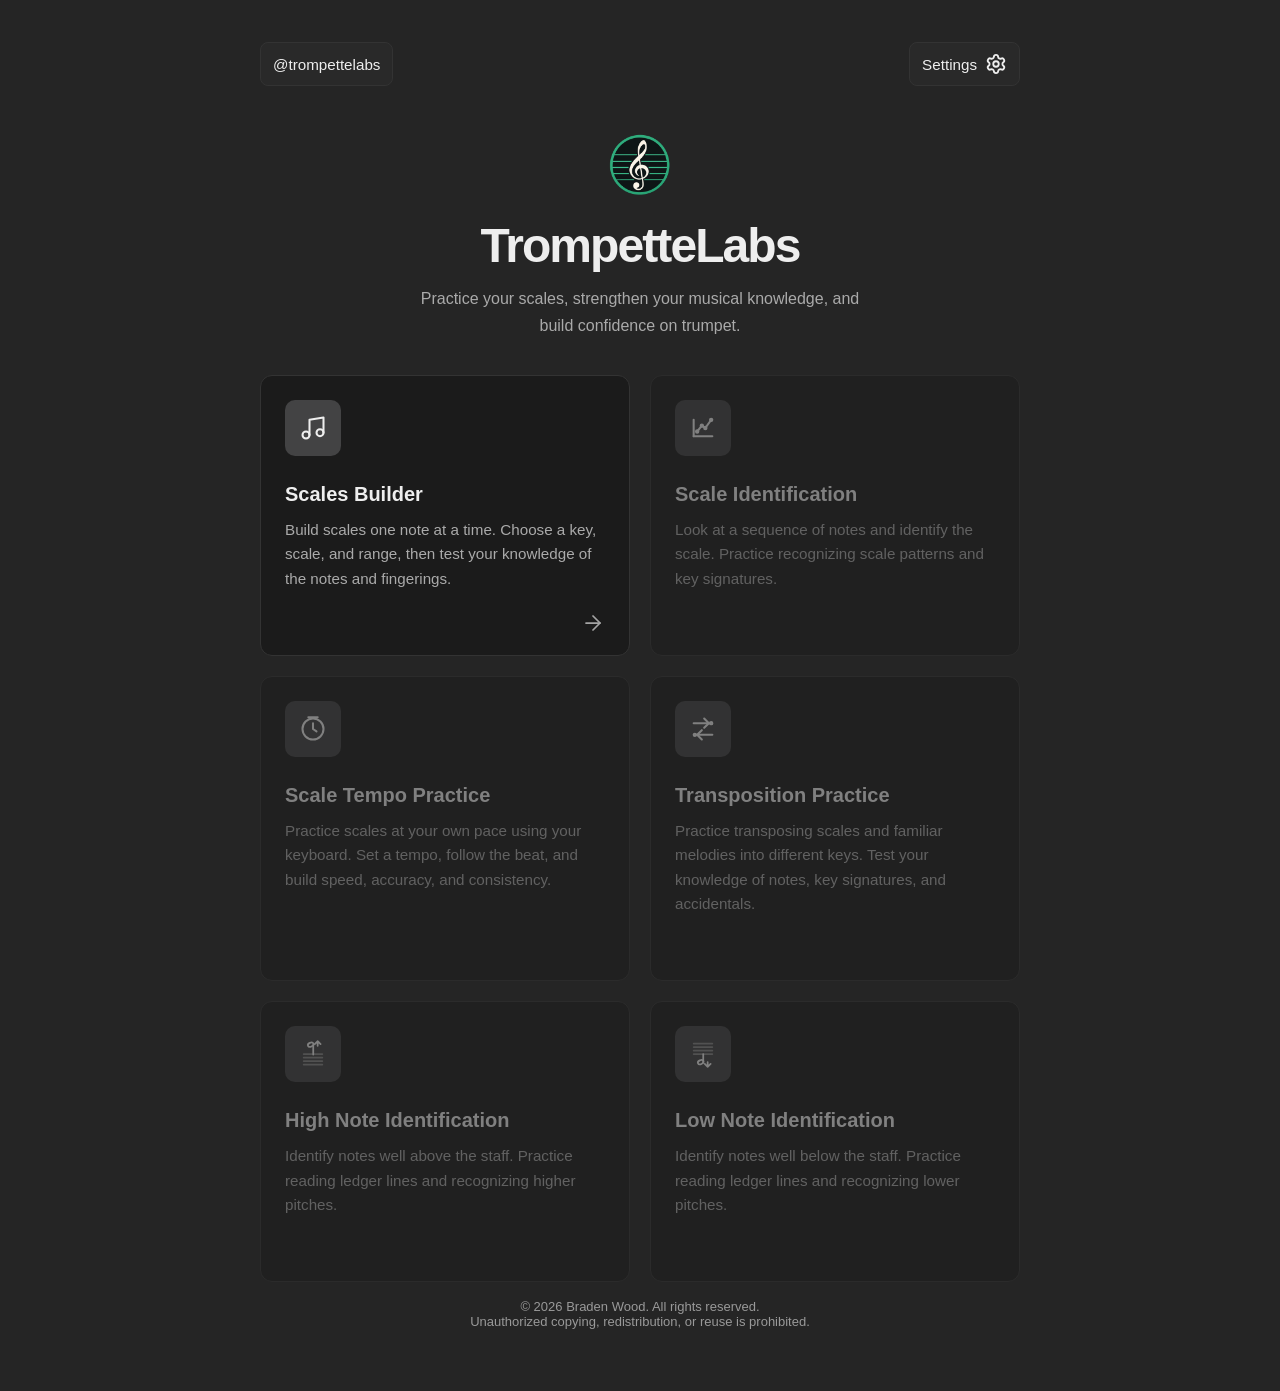
<file: index.html>
<!DOCTYPE html>
<html lang="en">
    <head>
        <meta charset="UTF-8">
        <meta name="viewport" content="width=device-width, initial-scale=1.0, viewport-fit=cover">
        <link rel="icon" href="./icons/icon.png">
        <title>TrompetteLabs</title>
        <link rel="stylesheet" href="./style.css">
        <link rel="manifest" href="./manifest.json">
    </head>
    <body>
        <main>
            <nav class="navbar">
                <a class="navbar-link" href="https://github.com/trompettelabs">
                    <span>@trompettelabs</span>
                </a>
                <a class="navbar-link" href="#" id="settingsButton" aria-label="Settings">
                    <span>Settings</span>
                    <svg xmlns="http://www.w3.org/2000/svg" width="24" height="24" viewBox="0 0 24 24" fill="none" stroke="currentColor" stroke-width="2" stroke-linecap="round" stroke-linejoin="round">
                        <path d="M9.671 4.136a2.34 2.34 0 0 1 4.659 0 2.34 2.34 0 0 0 3.319 1.915 2.34 2.34 0 0 1 2.33 4.033 2.34 2.34 0 0 0 0 3.831 2.34 2.34 0 0 1-2.33 4.033 2.34 2.34 0 0 0-3.319 1.915 2.34 2.34 0 0 1-4.659 0 2.34 2.34 0 0 0-3.32-1.915 2.34 2.34 0 0 1-2.33-4.033 2.34 2.34 0 0 0 0-3.831A2.34 2.34 0 0 1 6.35 6.051a2.34 2.34 0 0 0 3.319-1.915" />
                        <circle cx="12" cy="12" r="3" />
                    </svg>
                </a>
            </nav>
            <header class="home-header">
                <img src="/icons/icon.png" alt="">
                <h1>TrompetteLabs</h1>
                <p>Practice your scales, strengthen your musical knowledge, and build confidence on trumpet.</p>
            </header>
            <section class="activity-cards" aria-label="Practice activities">
                <a href="/scales-builder/" class="activity-card">
                    <div class="activity-card-icon" aria-hidden="true">
                        <svg xmlns="http://www.w3.org/2000/svg" width="32" height="32" viewBox="0 0 24 24" fill="none" stroke="currentColor" stroke-width="1.75" stroke-linecap="round" stroke-linejoin="round">
                            <path d="M9 18V5l12-2v13" />
                            <circle cx="6" cy="18" r="3" />
                            <circle cx="18" cy="16" r="3" />
                        </svg>
                    </div>
                    <div class="activity-card-content">
                        <h2>Scales Builder</h2>
                        <p>Build scales one note at a time. Choose a key, scale, and range, then test your knowledge of the notes and fingerings.</p>
                    </div>
                    <svg class="activity-card-arrow" xmlns="http://www.w3.org/2000/svg" width="24" height="24" viewBox="0 0 24 24" fill="none" stroke="currentColor" stroke-width="1.75" stroke-linecap="round" stroke-linejoin="round" aria-hidden="true">
                        <path d="M5 12h14" />
                        <path d="m12 5 7 7-7 7" />
                    </svg>
                </a>

                <a href="/scale-identification/" class="activity-card disabled" aria-disabled="true" tabindex="-1">
                    <div class="activity-card-icon" aria-hidden="true">
                        <svg xmlns="http://www.w3.org/2000/svg" width="32" height="32" viewBox="0 0 24 24" fill="none" stroke="currentColor" stroke-width="1.75" stroke-linecap="round" stroke-linejoin="round">
                            <path d="M4 19V5" />
                            <path d="M4 19h16" />
                            <path d="m7 15 4-5 3 2 5-7" />
                            <circle cx="7" cy="15" r="1" />
                            <circle cx="11" cy="10" r="1" />
                            <circle cx="14" cy="12" r="1" />
                            <circle cx="19" cy="5" r="1" />
                        </svg>
                    </div>
                    <div class="activity-card-content">
                        <h2>Scale Identification</h2>
                        <p>Look at a sequence of notes and identify the scale. Practice recognizing scale patterns and key signatures.</p>
                    </div>
                    <svg class="activity-card-arrow" xmlns="http://www.w3.org/2000/svg" width="24" height="24" viewBox="0 0 24 24" fill="none" stroke="currentColor" stroke-width="1.75" stroke-linecap="round" stroke-linejoin="round" aria-hidden="true">
                        <path d="M5 12h14" />
                        <path d="m12 5 7 7-7 7" />
                    </svg>
                </a>

                <a href="/scale-tempo-practice/" class="activity-card disabled" aria-disabled="true" tabindex="-1">
                    <div class="activity-card-icon" aria-hidden="true">
                        <svg xmlns="http://www.w3.org/2000/svg" width="32" height="32" viewBox="0 0 24 24" fill="none" stroke="currentColor" stroke-width="1.75" stroke-linecap="round" stroke-linejoin="round">
                            <circle cx="12" cy="12" r="9" />
                            <path d="M12 7v5l3 2" />
                            <path d="M8 2h8" />
                        </svg>
                    </div>
                    <div class="activity-card-content">
                        <h2>Scale Tempo Practice</h2>
                        <p>Practice scales at your own pace using your keyboard. Set a tempo, follow the beat, and build speed, accuracy, and consistency.</p>
                    </div>
                    <svg class="activity-card-arrow" xmlns="http://www.w3.org/2000/svg" width="24" height="24" viewBox="0 0 24 24" fill="none" stroke="currentColor" stroke-width="1.75" stroke-linecap="round" stroke-linejoin="round" aria-hidden="true">
                        <path d="M5 12h14" />
                        <path d="m12 5 7 7-7 7" />
                    </svg>
                </a>

                <a href="/transposition-practice/" class="activity-card disabled" aria-disabled="true" tabindex="-1">
                    <div class="activity-card-icon" aria-hidden="true">
                        <svg xmlns="http://www.w3.org/2000/svg" width="32" height="32" viewBox="0 0 24 24" fill="none" stroke="currentColor" stroke-width="1.75" stroke-linecap="round" stroke-linejoin="round">
                            <path d="M4 7h13" />
                            <path d="m13 3 4 4-4 4" />
                            <path d="M20 17H7" />
                            <path d="m11 13-4 4 4 4" />
                            <circle cx="5" cy="17" r="1" />
                            <circle cx="19" cy="7" r="1" />
                        </svg>
                    </div>
                    <div class="activity-card-content">
                        <h2>Transposition Practice</h2>
                        <p>Practice transposing scales and familiar melodies into different keys. Test your knowledge of notes, key signatures, and accidentals.</p>
                    </div>
                    <svg class="activity-card-arrow" xmlns="http://www.w3.org/2000/svg" width="24" height="24" viewBox="0 0 24 24" fill="none" stroke="currentColor" stroke-width="1.75" stroke-linecap="round" stroke-linejoin="round" aria-hidden="true">
                        <path d="M5 12h14" />
                        <path d="m12 5 7 7-7 7" />
                    </svg>
                </a>

                <a href="/high-note-identification/" class="activity-card disabled" aria-disabled="true" tabindex="-1">
                    <div class="activity-card-icon" aria-hidden="true">
                        <svg xmlns="http://www.w3.org/2000/svg" width="32" height="32" viewBox="0 0 24 24" fill="none" stroke="currentColor" stroke-width="1.5" stroke-linecap="round" stroke-linejoin="round">
                            <path d="M4 12h16M4 15h16M4 18h16M4 21h16" opacity="0.4" />
                            <ellipse cx="10" cy="4" rx="2.5" ry="1.7" transform="rotate(-25 10 4)" />
                            <path d="M12.2 4.5v8" />
                            <path d="M16 5V1M13.5 3.5 16 1l2.5 2.5" />
                        </svg>
                    </div>
                    <div class="activity-card-content">
                        <h2>High Note Identification</h2>
                        <p>Identify notes well above the staff. Practice reading ledger lines and recognizing higher pitches.</p>
                    </div>
                    <svg class="activity-card-arrow" xmlns="http://www.w3.org/2000/svg" width="24" height="24" viewBox="0 0 24 24" fill="none" stroke="currentColor" stroke-width="1.75" stroke-linecap="round" stroke-linejoin="round" aria-hidden="true">
                        <path d="M5 12h14" />
                        <path d="m12 5 7 7-7 7" />
                    </svg>
                </a>

                <a href="/low-note-identification/" class="activity-card disabled" aria-disabled="true" tabindex="-1">
                    <div class="activity-card-icon" aria-hidden="true">
                        <svg xmlns="http://www.w3.org/2000/svg" width="32" height="32" viewBox="0 0 24 24" fill="none" stroke="currentColor" stroke-width="1.5" stroke-linecap="round" stroke-linejoin="round">
                            <path d="M4 3h16M4 6h16M4 9h16M4 12h16" opacity="0.4" />
                            <ellipse cx="10" cy="19" rx="2.5" ry="1.7" transform="rotate(-25 10 19)" />
                            <path d="M12.2 19.5V12" />
                            <path d="M16 19v4M13.5 20.5 16 23l2.5-2.5" />
                        </svg>
                    </div>
                    <div class="activity-card-content">
                        <h2>Low Note Identification</h2>
                        <p>Identify notes well below the staff. Practice reading ledger lines and recognizing lower pitches.</p>
                    </div>
                    <svg class="activity-card-arrow" xmlns="http://www.w3.org/2000/svg" width="24" height="24" viewBox="0 0 24 24" fill="none" stroke="currentColor" stroke-width="1.75" stroke-linecap="round" stroke-linejoin="round" aria-hidden="true">
                        <path d="M5 12h14" />
                        <path d="m12 5 7 7-7 7" />
                    </svg>
                </a>
            </section>

            <footer class="app-footer">
                <span>
                    &copy; <span id="copyrightYear"></span> Braden Wood. All rights reserved.<br>
                    Unauthorized copying, redistribution, or reuse is prohibited.
                </span>
            </footer>

            <div class="settings-overlay hidden" id="settingsOverlay" aria-hidden="true">
                <section class="settings-modal" role="dialog" aria-modal="true" aria-labelledby="settingsTitle">
                    <header class="settings-header">
                        <div>
                            <h2 id="settingsTitle">Settings</h2>
                            <p class="muted">Manage your preferences and personalize your experience.</p>
                        </div>
                        <button type="button" class="settings-close" id="closeSettingsButton" aria-label="Close settings">&times;</button>
                    </header>

                    <div class="settings-content">
                        <section class="settings-section settings-theme-section">
                            <h3>Appearance</h3>
                            <label class="theme-setting" for="themeSelect">
                                <select id="themeSelect">
                                    <option value="dark">Dark</option>
                                    <option value="light">Light</option>
                                </select>
                            </label>
                        </section>
                    </div>

                    <footer class="settings-footer">
                        <button type="button" class="primary text-opposed-color" id="doneSettingsButton">Done</button>
                    </footer>
                </section>
            </div>
        </main>

        <script src="./script.js"></script>
    </body>
</html>
</file>
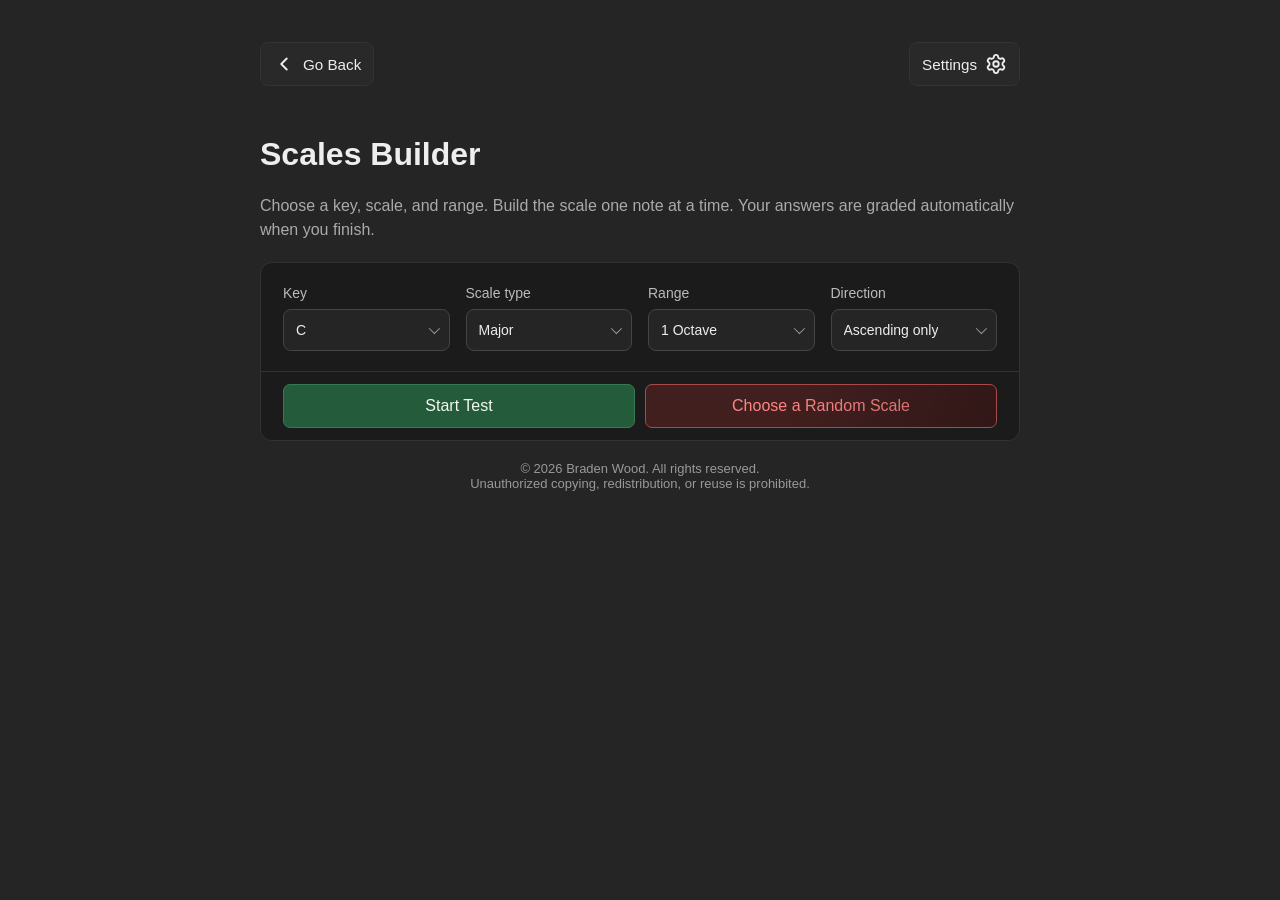
<file: scales-builder/index.html>
<!DOCTYPE html>
<html lang="en">
    <head>
        <meta charset="UTF-8">
        <meta name="viewport" content="width=device-width, initial-scale=1.0, viewport-fit=cover">
        <link rel="icon" href="../icons/icon.png">
        <title>Scales Builder</title>
        <link rel="stylesheet" href="../style.css">
    </head>
    <body>
        <main>
            <nav class="navbar">
                <a class="navbar-link" id="backButton" href="/" aria-label="Go Back">
                    <svg xmlns="http://www.w3.org/2000/svg" width="24" height="24" viewBox="0 0 24 24" fill="none" stroke="currentColor" stroke-width="2" stroke-linecap="round" stroke-linejoin="round">
                        <path d="m15 18-6-6 6-6" />
                    </svg>
                    <span>Go Back</span>
                </a>
                <a class="navbar-link" href="#" id="settingsButton" aria-label="Settings">
                    <span>Settings</span>
                    <svg xmlns="http://www.w3.org/2000/svg" width="24" height="24" viewBox="0 0 24 24" fill="none" stroke="currentColor" stroke-width="2" stroke-linecap="round" stroke-linejoin="round">
                        <path d="M9.671 4.136a2.34 2.34 0 0 1 4.659 0 2.34 2.34 0 0 0 3.319 1.915 2.34 2.34 0 0 1 2.33 4.033 2.34 2.34 0 0 0 0 3.831 2.34 2.34 0 0 1-2.33 4.033 2.34 2.34 0 0 0-3.319 1.915 2.34 2.34 0 0 1-4.659 0 2.34 2.34 0 0 0-3.32-1.915 2.34 2.34 0 0 1-2.33-4.033 2.34 2.34 0 0 0 0-3.831A2.34 2.34 0 0 1 6.35 6.051a2.34 2.34 0 0 0 3.319-1.915" />
                        <circle cx="12" cy="12" r="3" />
                    </svg>
                </a>
            </nav>
            <h1>Scales Builder</h1>
            <p>Choose a key, scale, and range. Build the scale one note at a time. Your answers are graded automatically when you finish.</p>

            <section class="panel" id="setup">
                <div class="settings">
                    <label>
                        Key
                        <select id="keySelect"></select>
                    </label>

                    <label>
                        Scale type
                        <select id="scaleSelect"></select>
                    </label>

                    <label>
                        Range
                        <select id="rangeSelect"></select>
                    </label>

                     <label>
                        Direction
                        <select id="directionSelect">
                            <option value="ascending">Ascending only</option>
                            <option value="both">Ascending and descending</option>
                        </select>
                    </label>
                </div>
                

                <div class="actions">
                    <button class="primary text-opposed-color" id="startButton">Start Test</button>
                    <button class="red wavy randomButton">Choose a Random Scale</button>
                </div>
            </section>

            <section class="panel hidden" id="test">
                <div id="testTitle"></div>
                
                <div class="staff-container" id="staffContainer">
                    <div class="progress">
                        <div class="progress-bar" id="progressBar"></div>
                    </div>

                    <div class="staff-wrapper" id="staffWrapper">
                        <div class="staff-scroll">
                            <svg id="scaleStaff" xmlns="http://www.w3.org/2000/svg" viewBox="0 0 680 145" role="img" aria-label="Musical staff showing the notes selected so far">
                                <g class="staff-lines">
                                    <line x1="20" y1="45" x2="660" y2="45"></line>
                                    <line x1="20" y1="57" x2="660" y2="57"></line>
                                    <line x1="20" y1="69" x2="660" y2="69"></line>
                                    <line x1="20" y1="81" x2="660" y2="81"></line>
                                    <line x1="20" y1="93" x2="660" y2="93"></line>
                                </g>
                                <g class="treble-clef-shape">
                                    <path d="M17 106C17 113 27 113 27 102L26.5 25C26 16 38 17 36 32C34 46 13 56 10 77C8 92 20 100 30 97C42 94 44 81 37 74C32 66 19 69 18 80C17 89 29 90 30 82C30 76 22 75 22 81"/>
                                    <circle cx="17" cy="106" r="2.7"/>
                                </g>
                                <g id="staffKeySignature"></g>
                                <g id="staffLedgerLines"></g>
                                <g id="staffNotes"></g>
                            </svg>
                        </div>
                    </div>
                </div>

                <div class="note-display">
                    <div class="number" id="noteNumber"></div>
                    <div class="letter" id="noteLetter"></div>
                    <div class="instruction" id="noteInstruction">Choose the correct note.</div>
                </div>

                <div class="note-grid" id="noteChoices"></div>

                <div class="valve-picker hidden" id="valvePicker">
                    <div class="trumpet-valves">
                        <svg id="trumpetValves" xmlns="http://www.w3.org/2000/svg" viewBox="0 0 760 360" role="group" aria-label="Trumpet valves. Use left, down, and right arrow keys to press them.">
                            <defs>
                                <linearGradient id="valveBody" x1="0" y1="0" x2="1" y2="0">
                                    <stop offset="0" stop-color="#f8bf00"/>
                                    <stop offset=".22" stop-color="#ffcf19"/>
                                    <stop offset=".48" stop-color="#f5b900"/>
                                    <stop offset=".78" stop-color="#e5a900"/>
                                    <stop offset="1" stop-color="#c99500"/>
                                </linearGradient>
                                <linearGradient id="valveCap" x1="0" y1="0" x2="0" y2="1">
                                    <stop offset="0" stop-color="#dedddb"/>
                                    <stop offset=".65" stop-color="#dedddb"/>
                                    <stop offset="1" stop-color="#bcbcb9"/>
                                </linearGradient>
                            </defs>

                            <g class="valve" data-valve="0" role="button" tabindex="0" aria-label="First valve, left arrow">
                                <g class="valve-moving">
                                    <rect x="112" y="176" width="136" height="144" fill="url(#valveBody)"/>
                                    <path d="M112 176 H248 V320 H112Z" fill="#ffca05"/>
                                    <path d="M136 176 H160 V320 H136Z" fill="#ffe044" opacity=".55"/>
                                    <path d="M224 176 H248 V320 H224Z" fill="#b88b00" opacity=".45"/>
                                    <path d="M112 220 Q150 236 185 238 Q218 238 248 255 V320 H112Z" fill="#f1b500" opacity=".55"/>

                                    <path d="M106 146 A74 38 0 0 1 254 146 V164 A74 38 0 0 1 106 164Z" fill="#dca500"/>
                                    <path d="M106 146 A74 38 0 0 1 254 146 V166 A74 38 0 0 1 106 166Z" fill="#f6c400"/>
                                    <ellipse cx="180" cy="146" rx="74" ry="38" fill="#ffd22c"/>
                                    <ellipse cx="180" cy="146" rx="57" ry="27" fill="#000"/>
                                    <path d="M118 158 Q126 168 143 174" fill="none" stroke="#ffe77c" stroke-width="7" stroke-linecap="round"/>

                                    <rect x="157" y="85" width="46" height="68" rx="13" fill="#9e9f9d"/>
                                    <path d="M181 88 Q198 92 198 105 V145 Q198 153 189 153 H181Z" fill="#8b8d8b" opacity=".7"/>
                                    <g class="valve-stem">
                                        <rect x="171" y="53" width="18" height="43" rx="5" fill="#a3a5a3"/>
                                        <path d="M171 64 Q185 69 185 79 V94 H171Z" fill="#8d8f8d"/>
                                    </g>
                                    <g class="valve-button">
                                        <path d="M107 53 A73 35 0 0 0 253 53 V66 A73 35 0 0 1 107 66Z" fill="#bdbdbb"/>
                                        <ellipse cx="180" cy="53" rx="73" ry="35" fill="url(#valveCap)"/>
                                        <path d="M119 63 Q130 77 149 80" fill="none" stroke="#f4f3f1" stroke-width="8" stroke-linecap="round"/>
                                    </g>
                                </g>
                            </g>

                            <g class="valve" data-valve="1" role="button" tabindex="0" aria-label="Second valve, down arrow">
                                <g class="valve-moving">
                                    <rect x="312" y="176" width="136" height="144" fill="url(#valveBody)"/>
                                    <path d="M312 176 H336 V320 H312Z" fill="#ffca05"/>
                                    <path d="M336 176 H360 V320 H336Z" fill="#ffe044" opacity=".55"/>
                                    <path d="M424 176 H448 V320 H424Z" fill="#b88b00" opacity=".45"/>
                                    <path d="M312 220 Q350 236 385 238 Q418 238 448 255 V320 H312Z" fill="#f1b500" opacity=".55"/>

                                    <path d="M306 146 A74 38 0 0 1 454 146 V164 A74 38 0 0 1 306 164Z" fill="#dca500"/>
                                    <path d="M306 146 A74 38 0 0 1 454 146 V166 A74 38 0 0 1 306 166Z" fill="#f6c400"/>
                                    <ellipse cx="380" cy="146" rx="74" ry="38" fill="#ffd22c"/>
                                    <ellipse cx="380" cy="146" rx="57" ry="27" fill="#000"/>
                                    <path d="M318 158 Q326 168 343 174" fill="none" stroke="#ffe77c" stroke-width="7" stroke-linecap="round"/>

                                    <rect x="357" y="85" width="46" height="68" rx="13" fill="#9e9f9d"/>
                                    <path d="M381 88 Q398 92 398 105 V145 Q398 153 389 153 H381Z" fill="#8b8d8b" opacity=".7"/>
                                    <g class="valve-stem">
                                        <rect x="371" y="53" width="18" height="43" rx="5" fill="#a3a5a3"/>
                                        <path d="M371 64 Q385 69 385 79 V94 H371Z" fill="#8d8f8d"/>
                                    </g>
                                    <g class="valve-button">
                                        <path d="M307 53 A73 35 0 0 0 453 53 V66 A73 35 0 0 1 307 66Z" fill="#bdbdbb"/>
                                        <ellipse cx="380" cy="53" rx="73" ry="35" fill="url(#valveCap)"/>
                                        <path d="M319 63 Q330 77 349 80" fill="none" stroke="#f4f3f1" stroke-width="8" stroke-linecap="round"/>
                                    </g>
                                </g>
                            </g>

                            <g class="valve" data-valve="2" role="button" tabindex="0" aria-label="Third valve, right arrow">
                                <g class="valve-moving">
                                    <rect x="512" y="176" width="136" height="144" fill="url(#valveBody)"/>
                                    <path d="M512 176 H536 V320 H512Z" fill="#ffca05"/>
                                    <path d="M536 176 H560 V320 H536Z" fill="#ffe044" opacity=".55"/>
                                    <path d="M624 176 H648 V320 H624Z" fill="#b88b00" opacity=".45"/>
                                    <path d="M512 220 Q550 236 585 238 Q618 238 648 255 V320 H512Z" fill="#f1b500" opacity=".55"/>

                                    <path d="M506 146 A74 38 0 0 1 654 146 V164 A74 38 0 0 1 506 164Z" fill="#dca500"/>
                                    <path d="M506 146 A74 38 0 0 1 654 146 V166 A74 38 0 0 1 506 166Z" fill="#f6c400"/>
                                    <ellipse cx="580" cy="146" rx="74" ry="38" fill="#ffd22c"/>
                                    <ellipse cx="580" cy="146" rx="57" ry="27" fill="#000"/>
                                    <path d="M518 158 Q526 168 543 174" fill="none" stroke="#ffe77c" stroke-width="7" stroke-linecap="round"/>

                                    <rect x="557" y="85" width="46" height="68" rx="13" fill="#9e9f9d"/>
                                    <path d="M581 88 Q598 92 598 105 V145 Q598 153 589 153 H581Z" fill="#8b8d8b" opacity=".7"/>
                                    <g class="valve-stem">
                                        <rect x="571" y="53" width="18" height="43" rx="5" fill="#a3a5a3"/>
                                        <path d="M571 64 Q585 69 585 79 V94 H571Z" fill="#8d8f8d"/>
                                    </g>
                                    <g class="valve-button">
                                        <path d="M507 53 A73 35 0 0 0 653 53 V66 A73 35 0 0 1 507 66Z" fill="#bdbdbb"/>
                                        <ellipse cx="580" cy="53" rx="73" ry="35" fill="url(#valveCap)"/>
                                        <path d="M519 63 Q530 77 549 80" fill="none" stroke="#f4f3f1" stroke-width="8" stroke-linecap="round"/>
                                    </g>
                                </g>
                            </g>
                        </svg>
                    </div>
                    <div class="swipe-zone" id="swipeZone" role="button" tabindex="-1" aria-label="Swipe down to choose the note">
                        <svg class="swipe-chevrons" viewBox="0 0 24 24" aria-hidden="true">
                            <path d="M6 6l6 6 6-6M6 13l6 6 6-6" />
                        </svg>
                        <span>Swipe here to choose the note</span>
                    </div>
                </div>

                <div class="actions">
                    <button class="secondary" id="undoButton">Undo Last Note</button>
                    <button class="secondary hidden" id="retryButton">Try Again</button>
                    <button class="primary text-opposed-color hidden" id="nextscaleButton">Next Scale</button>
                    <button class="red wavy nextButton">Go Back</button>
                </div>
            </section>
            
            <footer class="app-footer">
                <span>
                    &copy; <span id="copyrightYear"></span> Braden Wood. All rights reserved.<br>
                    Unauthorized copying, redistribution, or reuse is prohibited.
                </span>
            </footer>

            <p id="error"></p>
            
            <div class="settings-overlay hidden" id="settingsOverlay" aria-hidden="true">
                <section class="settings-modal" role="dialog" aria-modal="true" aria-labelledby="settingsTitle">
                    <header class="settings-header">
                        <div>
                            <h2 id="settingsTitle">Settings</h2>
                            <p class="muted">Manage your preferences and personalize your experience.</p>
                        </div>
                        <button type="button" class="settings-close" id="closeSettingsButton" aria-label="Close settings">&times;</button>
                    </header>

                    <div class="settings-content">
                        <section class="settings-section settings-theme-section">
                            <h3>Appearance</h3>
                            <label class="theme-setting" for="themeSelect">
                                <select id="themeSelect">
                                    <option value="dark">Dark</option>
                                    <option value="light">Light</option>
                                </select>
                            </label>
                        </section>

                        <section class="settings-section">
                            <h3>Note input</h3>
                            <label class="theme-setting toggle-setting" for="valveInputToggle">
                                <span>Enter notes with trumpet valves instead of note buttons</span>
                                <input type="checkbox" id="valveInputToggle">
                            </label>
                        </section>

                        <section class="settings-section">
                            <h3>Fingerings</h3>
                            <label class="theme-setting toggle-setting" for="fingeringToggle">
                                <span>Show trumpet fingerings under each note</span>
                                <input type="checkbox" id="fingeringToggle">
                            </label>
                        </section>

                        <section class="settings-section">
                            <h3>Staff</h3>
                            <label class="theme-setting toggle-setting" for="keySignatureToggle">
                                <span>Show key signature (off shows accidentals on each note)</span>
                                <input type="checkbox" id="keySignatureToggle">
                            </label>
                        </section>

                        <section class="settings-section">
                            <h3>Scales</h3>
                            <label class="theme-setting toggle-setting">
                                <span>Use the switches to show or hide modes and ranges in practice. Expand an individual key to manage its specific ranges and scale types. Mixed options contain both visible and hidden scales; toggling one shows or hides all matching scales.</span>
                            </label>
                            
                            <h4 class="filter-heading">Modes</h4>
                            <div id="scaleTypeFilters" class="scale-type-filters"></div>

                            <h4 class="filter-heading">Ranges</h4>
                            <div id="scaleRangeFilters" class="scale-type-filters"></div>

                            <h4 class="filter-heading">Individual scales</h4>
                            <div id="scaleSettingsTree" class="scale-settings-tree"></div>
                        </section>
                    </div>

                    <footer class="settings-footer">
                        <button type="button" class="primary text-opposed-color" id="doneSettingsButton">Done</button>
                    </footer>
                </section>
            </div>
        </main>

        <script src="../script.js"></script>
        <script src="../confetti.js"></script>
    </body>
</html>
</file>
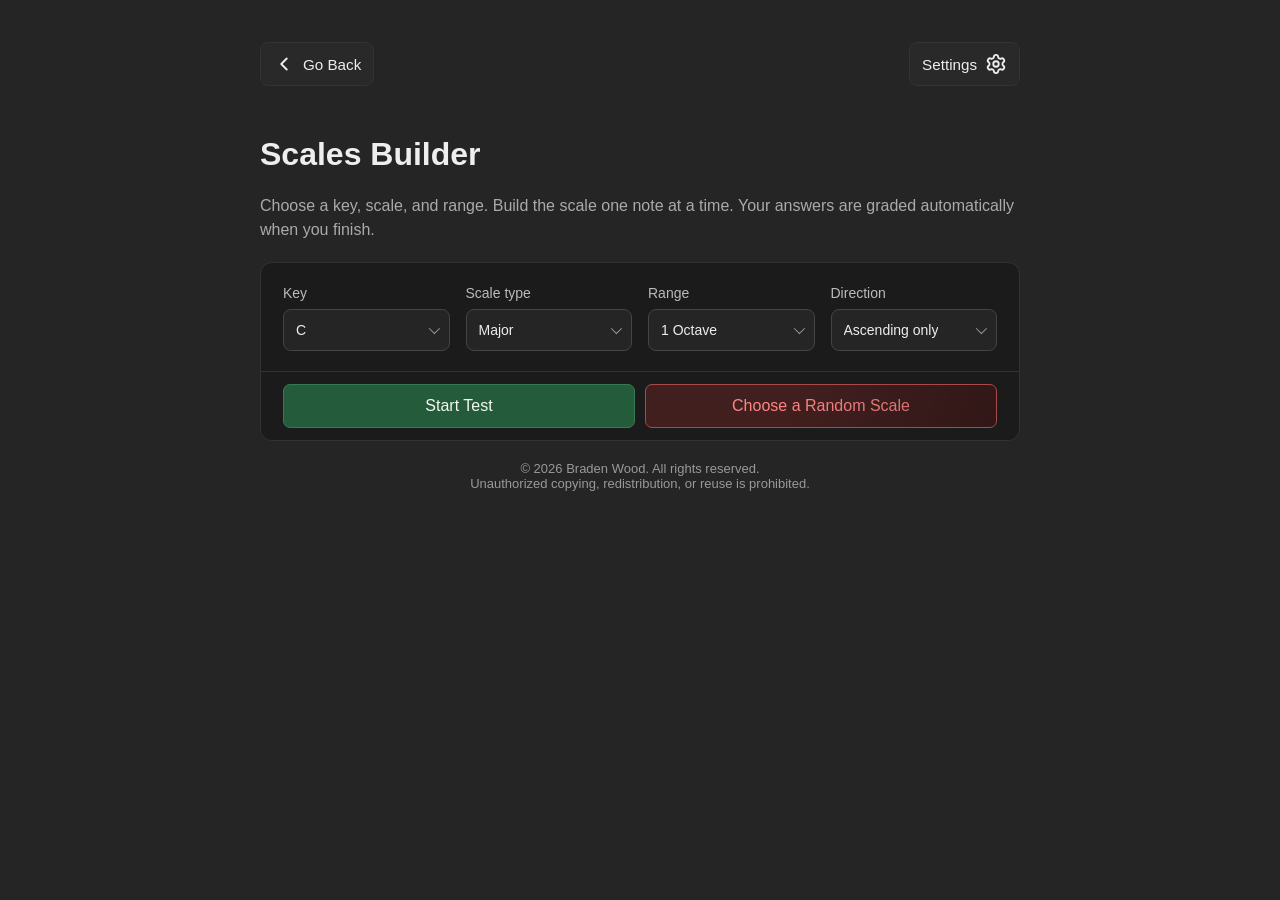
<file: scales-test/index.html>
<!DOCTYPE html>
<html lang="en">
    <head>
        <meta charset="UTF-8">
        <meta name="viewport" content="width=device-width, initial-scale=1.0">
        <link rel="icon" href="../icons/icon.png">
        <title>Redirecting</title>
        <link rel="stylesheet" href="../style.css">
        <link rel="manifest" href="../manifest.json">
    </head>
    <body>
        <!--shared with this file, remove at a later date-->
        <script>
            window.open("../scales-builder/", "_self")
        </script>
    </body>
</html>
</file>
<file: style.css>
/* =========================================================
   1. Theme variables
   ========================================================= */

@import url("./font.ttf");

:root {
    color-scheme: dark;

    /* Backgrounds */
    --color-background: #252525;
    --color-background-panel: #1b1b1b;
    --color-background-input: #252525;
    --color-background-hover: #383838;
    --color-background-icon: #434344;
    --color-background-staff: #151515;
    --color-background-progress: #333;
    --color-background-chip: #292929;

    /* Buttons */
    --color-background-primary: #245b3a;
    --color-background-primary-hover: #307349;
    --color-background-secondary: #383838;
    --color-background-secondary-hover: #484848;
    --color-background-correct: #1d3827;
    --color-background-wrong: #421f1f;
    --color-background-green: #fff;
    --color-background-green-hover: #e8e8e8;
    --color-background-red: #421f1f;
    --color-background-red-hover: #582828;
    --color-text-opposed: #f3f8f3;

    /* Text */
    --color-text: #eee;
    --color-text-muted: #999;
    --color-text-secondary: #aaa;
    --color-text-label: #bbb;

    /* Borders and dividers */
    --color-border: #333;
    --color-border-input: #444;
    --color-border-hover: #777;
    --color-border-primary: #347c50;
    --color-border-secondary: #555;
    --color-border-correct: #438c5a;
    --color-border-wrong: #a94a4a;
    --color-border-green: #ccc;
    --color-border-red: #a94a4a;

    /* Accents and status */
    --color-accent: #70d99a;
    --color-error: #ff8585;
    --color-green: #000;
    --color-red: #ff8585;
    --color-yellow: #e9e57c;
    --color-fingerings: rgb(224, 224, 224);

    /* Staff, effects and scrollbar */
    --wavy-color: rgb(0 0 0 / 25%);
    --color-staff-line: #777;
    --color-staff-ledger: #aaa;
    --color-scrollbar-thumb: #555;
    --color-scrollbar-track: #222;
}

:root[data-theme="light"] {
    color-scheme: light;

    /* Backgrounds */
    --color-background: #f4f5f4;
    --color-background-panel: #fff;
    --color-background-input: #fff;
    --color-background-hover: #e9ece9;
    --color-background-icon: rgb(221, 224, 221);
    --color-background-staff: #fafafa;
    --color-background-progress: #e2e5e2;
    --color-background-chip: #edf0ed;

    /* Buttons */
    --color-background-primary: #245b3a;
    --color-background-primary-hover: #307349;
    --color-background-secondary: #e5e8e5;
    --color-background-secondary-hover: #d8ddd8;
    --color-background-correct: #e2f3e7;
    --color-background-wrong: #fbe8e8;
    --color-background-green: #fff;
    --color-background-green-hover: #e8e8e8;
    --color-background-red: #fbe8e8;
    --color-background-red-hover: #f5d4d4;
    --color-text-opposed: #f3f8f3;

    /* Text */
    --color-text: #222722;
    --color-text-muted: #707770;
    --color-text-secondary: #555d55;
    --color-text-label: #222722;

    /* Borders and dividers */
    --color-border: #dfe3df;
    --color-border-input: #cbd1cb;
    --color-border-hover: #929b92;
    --color-border-primary: #347c50;
    --color-border-secondary: #c4cbc4;
    --color-border-correct: #438c5a;
    --color-border-wrong: #c65b5b;
    --color-border-green: #ccc;
    --color-border-red: #c65b5b;

    /* Accents and status */
    --color-accent: #247747;
    --color-error: #c62828;
    --color-green: #00000036;
    --color-red: #c62828;
    --color-yellow: #e9e57c;
    --color-fingerings: #000;

    /* Staff, effects and scrollbar */
    --wavy-color: rgb(255 255 255 / 37%);
    --color-staff-line: #929992;
    --color-staff-ledger: #606860;
    --color-scrollbar-thumb: #b5bcb5;
    --color-scrollbar-track: #edf0ed;
}

/* =========================================================
   2. Base layout and typography
   ========================================================= */

* {
    box-sizing: border-box;
}

html.settings-open,
html.settings-open body {
    overflow: hidden;
    overscroll-behavior: none;
}

::selection {
    color: var(--color-text-opposed);
    background-color: var(--color-border-primary);
}

body {
    position: relative;
    isolation: isolate;
    min-height: 100vh;
    margin: 0;
    padding: 32px 16px;
    background: var(--color-background);
    color: var(--color-text);
    font-family: "Google Sans", sans-serif !important;
}

main {
    width: 100%;
    max-width: 760px;
    margin: auto;
    padding-bottom: 30px;
}

h1 {
    margin-top: 40px;
}

p {
    color: var(--color-text-secondary);
    line-height: 1.5;
}

label {
    display: flex;
    flex-direction: column;
    gap: 8px;
    color: var(--color-text-label);
    font-size: 14px;
}

.text-opposed-color {
    color: var(--color-text-opposed);
}

.hidden {
    display: none !important;
}

.muted {
    color: var(--color-text-muted);
}

/* =========================================================
   3. Panels and shared dividers
   ========================================================= */

.panel {
    margin: 20px 0;
    padding: 22px;
    background: var(--color-background-panel);
    border: 1px solid var(--color-border);
    border-radius: 12px;
}

/*
 * Shared panel footer.
 * Action rows sit inside the panel's outer edges, while the
 * separator extends across the entire inner panel width.
 */
.panel>.actions {
    position: relative;
    z-index: 2;
    display: flex;
    flex: 0 0 auto;
    flex-wrap: wrap;
    gap: 10px;
    margin: 20px -22px -22px;
    padding: 12px 22px;
    background: var(--color-background-panel);
    border-top: 1px solid var(--color-border);
    border-radius: 0 0 11px 11px;
}

/* Keep panel footers aligned with the panel's bottom edge. */
.panel>.actions button {
    flex: 1 1 0;
    min-width: 0;
}

.settings {
    display: grid;
    grid-template-columns: repeat(auto-fit, minmax(150px, 1fr));
    gap: 16px;
}

/* =========================================================
   4. Buttons, inputs and controls
   ========================================================= */

select,
button {
    padding: 12px;
    background: var(--color-background-input);
    color: var(--color-text);
    border: 1px solid var(--color-border-input);
    border-radius: 7px;
    font: inherit;
}

button {
    cursor: pointer;
    transition:
        background 0.15s,
        border-color 0.15s;
}

button:hover {
    background: var(--color-background-hover);
    border-color: var(--color-border-hover);
}

button:disabled {
    cursor: not-allowed;
    opacity: 0.4;
}

.primary {
    background: var(--color-background-primary);
    border-color: var(--color-border-primary);
}

.primary:hover {
    background: var(--color-background-primary-hover);
}

.secondary {
    background: var(--color-background-secondary);
    border-color: var(--color-border-secondary);
}

.secondary:hover {
    background: var(--color-background-secondary-hover);
}

.green {
    background: var(--color-background-green);
    border-color: var(--color-border-green);
    color: #000;
}

.green:hover {
    background: var(--color-background-green-hover);
    color: #000;
}

.red {
    background: var(--color-background-red);
    border-color: var(--color-border-red);
    color: var(--color-red);
}

.red:hover {
    background: var(--color-background-red-hover);
}

.text-button {
    padding: 6px 0;
    background: transparent;
    color: var(--color-text);
    border: none;
    border-radius: 0;
    font: inherit;
    cursor: pointer;
    transition: color 0.2s ease;
}

.text-button:hover {
    background: transparent;
    color: var(--color-text-secondary);
}


/* =========================================================
   Navigation bar
   ========================================================= */

.navbar {
    top: 0;
    z-index: 100;
    display: flex;
    padding: 10px 0px;
    align-items: center;
    justify-content: space-between;
    gap: 12px;
    width: 100%;
    margin-bottom: 20px;
}

.home-settings {
    color: var(--color-text);
}

.navbar-link {
    display: inline-flex;
    align-items: center;
    justify-content: center;
    gap: 8px;
    min-height: 44px;
    padding: 10px 12px;
    color: var(--color-text);
    background-color: var(--color-background-chip);
    border: 1px solid var(--color-border, #383838);
    border-radius: 8px;
    font-size: 0.95rem;
    font-weight: 500;
    text-decoration: none;
    transition: background 0.2s ease, border-color 0.2s ease;
}

.navbar-link:hover {
    background: var(--color-background-hover);
    border-color: var(--color-text-muted, #666);
}

.navbar-link svg {
    display: block;
    width: 22px;
    height: 22px;
    flex-shrink: 0;
}

#settingsButton {
    margin-left: auto;
}

/* =========================================================
   Mobile navigation
   ========================================================= */

@media (max-width: 480px) {
    .navbar {
        position: sticky;
        top: 0;
        width: calc(100% + 24px);
        margin: -20px -12px 20px;
        padding: 8px 12px;
        background: var(--color-background-panel);
        border: none;
        border-bottom: 1px solid var(--color-border);
        border-radius: 0;
        box-shadow: 0 4px 16px rgb(0 0 0 / 12%);
    }

    .navbar-link {
        background-color: transparent;
        min-height: 44px;
        padding: 0px;
        font-size: 0.9rem;
        border: none;
    }

    #settingsButton {
        width: 44px;
        min-width: 44px;
        padding: 10px;
    }

    #settingsButton span {
        display: none;
    }
}

@media (prefers-reduced-motion: reduce) {
    .navbar-link {
        transition: none;
    }
}

/* =========================================================
   5. Footer
   ========================================================= */

.app-footer {
    display: flex;
    align-items: center;
    justify-content: center;
    text-align: center;
    gap: 16px;
    color: var(--color-text-muted);
    font-size: 13px;
}

/* =========================================================
   6. Loading effects and progress
   ========================================================= */

.wavy {
    position: relative;
    overflow: hidden;
    isolation: isolate;
}

.wavy::after,
.progress-bar::after {
    position: absolute;
    inset: 0;
    background: linear-gradient(110deg,
            transparent 20%,
            var(--wavy-color) 50%,
            transparent 80%);
    background-size: 200% 100%;
    content: "";
    animation: progress-wave 1.8s ease-in-out infinite;
    pointer-events: none;
}

.wavy::after {
    animation-timing-function: linear;
}

@keyframes progress-wave {
    from {
        background-position: 100% 0;
    }

    to {
        background-position: -100% 0;
    }
}

.progress {
    height: 6px;
    overflow: hidden;
    background: var(--color-background-progress);
}

.progress-bar {
    position: relative;
    width: 0;
    height: 100%;
    overflow: hidden;
    background: var(--color-accent);
    transition: width 0.6s cubic-bezier(0.22, 1, 0.36, 1);
}

/* =========================================================
   7. Scale questions and note selection
   ========================================================= */

.note-display {
    margin: 24px 0;
    text-align: center;
}

.note-display .number {
    color: var(--color-text-muted);
    font-size: 14px;
}

.note-display .letter {
    margin: 12px 0;
    font-size: clamp(38px, 9vw, 64px);
    font-weight: bold;
}

.note-display .instruction {
    color: var(--color-text-secondary);
}

.note-grid {
    display: grid;
    grid-template-columns: repeat(auto-fit, minmax(90px, 1fr));
    gap: 9px;
    margin-bottom: 20px;
}

.note-button {
    display: flex;
    flex-direction: column;
    align-items: center;
    justify-content: center;
    gap: 4px;
    min-height: 52px;
    font-size: 17px;
    font-weight: bold;
}

.note-button.selected {
    background: var(--color-background-primary);
    border-color: var(--color-accent);
}

.selected-notes {
    display: flex;
    flex-wrap: wrap;
    gap: 8px;
    margin-top: 20px;
}

.note-chip {
    padding: 8px 11px;
    background: var(--color-background-chip);
    border: 1px solid var(--color-border-input);
    border-radius: 6px;
    font-size: 14px;
}

.note-chip.current {
    border-color: var(--color-accent);
}

.note-chip.correct {
    background: var(--color-background-correct);
    border-color: var(--color-border-correct);
}

.note-chip.wrong {
    background: var(--color-background-wrong);
    border-color: var(--color-border-wrong);
}

/* =========================================================
   8. Fingering diagrams
   ========================================================= */

.fingering {
    display: block;
    width: 54px;
    height: 22px;
    overflow: visible;
    color: var(--color-fingerings);
    transition: opacity 0.25s ease;
}

.note-grid:not(.show-fingerings) .fingering {
    display: none;
}

.fingering .valve {
    fill: transparent;
    stroke: currentColor;
    stroke-width: 1.4;
    stroke-linejoin: round;
    transform: translateY(-2px);
    transition:
        fill 0.25s ease,
        transform 0.25s ease;
}

.fingering .valve.pressed {
    fill: currentColor;
    transform: translateY(2px);
}

.fingering.unknown {
    opacity: 0.25;
}

/* =========================================================
   9. Actions and test results
   ========================================================= */

.actions {
    display: flex;
    flex-wrap: wrap;
    gap: 10px;
    margin-top: 20px;
}

.actions button {
    flex: 1;
}

.result-row {
    display: grid;
    grid-template-columns: 1fr 1fr;
    gap: 12px;
    padding: 12px 0;
    border-bottom: 1px solid var(--color-border);
}

.result-row .expected {
    color: var(--color-accent);
}

.result-row .incorrect {
    color: var(--color-error);
}

.status {
    font-weight: bold;
}

.status.good {
    color: var(--color-accent);
}

.status.bad,
#error {
    color: var(--color-error);
}

#error {
    white-space: pre-wrap;
}

/* =========================================================
   10. Settings checkboxes
   ========================================================= */

.theme-setting input[type="checkbox"] {
    flex: 0 0 auto;
    width: 18px;
    height: 18px;
    margin: 0;
    accent-color: var(--color-accent);
    cursor: pointer;
}

.theme-setting.toggle-setting {
    flex-direction: row;
    align-items: center;
}

/* =========================================================
   11. Staff notation
   ========================================================= */

.staff-container {
    width: 100%;
    min-width: 0;
    margin: 12px 0 20px;
    overflow: hidden;
    background: var(--color-background-staff);
    border: 1px solid var(--color-border);
    border-radius: 8px;
}

.staff-container > .progress {
    width: 100%;
    height: 6px;
    overflow: hidden;
    background: var(--color-background-progress);
}

.staff-wrapper {
    width: 100%;
    min-width: 0;
    margin: 0;
    overflow: hidden;
    background: transparent;
    border: none;
    border-radius: 0;
}

.staff-scroll {
    width: 100%;
    min-width: 0;
    overflow-x: auto;
    overflow-y: hidden;
    scrollbar-width: thin;
    scrollbar-color: var(--color-scrollbar-thumb) var(--color-scrollbar-track);
    overscroll-behavior-x: contain;
    -webkit-overflow-scrolling: touch;
}

#scaleStaff {
    display: block;
    width: 500px;
    min-width: 500px;
    max-width: none;
    height: auto;
    min-height: 0;
}

.staff-row {
    min-width: 0;
}

.staff-label {
    margin-bottom: 0.25rem;
    font-size: 0.8rem;
    opacity: 0.7;
}

.staff-row svg {
    display: block;
    min-width: 100%;
}

.staff-lines line {
    stroke: currentColor;
    stroke-width: 1;
    opacity: 0.55;
}

.treble-clef-shape path {
    fill: none;
    stroke: var(--color-text);
    stroke-width: 2.2;
    stroke-linecap: round;
    stroke-linejoin: round;
}

.treble-clef-shape circle {
    fill: var(--color-text);
}

.staff-note {
    fill: var(--color-text);
}

.staff-note.current {
    fill: var(--color-accent);
}

/* Note input while the scale is complete */

.note-grid.is-disabled,
.valve-picker.is-disabled {
    pointer-events: none;
}

.valve-picker.is-disabled {
    opacity: 0.4;
}

/* Wrong notes after the scale is complete */

.staff-note.wrong {
    fill: var(--color-error);
}

.staff-note.wrong + .staff-stem {
    stroke: var(--color-error);
}

.staff-accidental.wrong {
    fill: var(--color-error);
}

.staff-accidental-shape.wrong path {
    stroke: var(--color-error);
}

.staff-note-hit {
    fill: transparent;
    cursor: pointer;
}

.staff-accidental-shape path {
    fill: none;
    stroke: var(--color-text);
    stroke-linecap: round;
    stroke-linejoin: round;
}

/*make it check if we are actually a phone or just a compressed browser so this only happens on phone*/
@media (max-width: 480px) {
    .treble-clef {
        font-size: 40px;
    }
}

.staff-ledger {
    stroke: var(--color-staff-ledger);
    stroke-width: 1.2;
}

.staff-stem {
    stroke: var(--color-text);
    stroke-width: 1.5;
}

.staff-note.current+.staff-stem {
    stroke: var(--color-accent);
}

.staff-row\.hidden {
    display: none;
}

/* =========================================================
   12. Settings modal
   ========================================================= */

.settings-overlay {
    position: fixed;
    inset: 0;
    z-index: 1000;
    display: flex;
    align-items: center;
    justify-content: center;
    padding: 24px;
    background: rgba(0, 0, 0, 0.836);
    backdrop-filter: blur(10px);
    -webkit-backdrop-filter: blur(4px);
}

.settings-overlay.confirm p, .settings-overlay.confirm h2 {
    color: white !important;
}

.settings-overlay.hidden {
    display: none;
}

.settings-modal {
    display: flex;
    flex-direction: column;
    width: min(100%, 680px);
    max-height: min(85vh, 780px);
    overflow: hidden;
    background: var(--color-background-panel);
    color: var(--color-text);
    border: 1px solid var(--color-border);
    border-radius: 14px;
    box-shadow: 0 24px 80px rgb(0 0 0 / 40%);
    animation: settings-modal-enter 0.18s ease-out;
}

@keyframes settings-modal-enter {
    from {
        opacity: 0;
        transform: translateY(8px) scale(0.99);
    }

    to {
        opacity: 1;
        transform: translateY(0) scale(1);
    }
}

.settings-header {
    display: flex;
    flex: 0 0 auto;
    align-items: flex-start;
    justify-content: space-between;
    gap: 16px;
    padding: 22px 24px;
    border-bottom: 1px solid var(--color-border);
}

.settings-header h2 {
    margin: 0;
    font-size: 22px;
    font-weight: 600;
}

.settings-header p {
    margin: 6px 0 0;
    font-size: 13px;
}

.settings-close {
    display: flex;
    flex: 0 0 auto;
    align-items: center;
    justify-content: center;
    width: 34px;
    height: 34px;
    padding: 0;
    background: transparent;
    color: var(--color-text-muted);
    border: none;
    border-radius: 7px;
    font-size: 26px;
    line-height: 1;
    cursor: pointer;
}

.settings-close:hover {
    background: var(--color-background-hover);
    color: var(--color-text);
}

.settings-content {
    flex: 1 1 auto;
    min-height: 0;
    overflow-y: auto;
    overscroll-behavior: contain;
    padding: 22px 24px;
}

.settings-section+.settings-section {
    margin-top: 28px;
    padding-top: 22px;
    border-top: 1px solid var(--color-border);
}

.settings-section h3 {
    margin: 0 0 8px;
    font-size: 15px;
    font-weight: 600;
}

.settings-section>p {
    margin: 0 0 14px;
    font-size: 13px;
    line-height: 1.5;
}

.settings-theme-section {
    padding-bottom: 4px;
}

.theme-setting {
    display: flex;
    align-items: center;
    justify-content: space-between;
    gap: 16px;
    font-size: 14px;
}

.theme-setting select {
    width: min(55%, 220px);
}

.settings-footer {
    display: flex;
    flex: 0 0 auto;
    align-items: center;
    justify-content: space-between;
    gap: 12px;
    padding: 16px 24px;
    background: var(--color-background-panel);
    border-top: 1px solid var(--color-border);
}

.settings-footer button {
    min-height: 38px;
}

.settings-footer #doneSettingsButton {
    margin-left: auto;
}

/* =========================================================
   13. Scale settings tree and filters
   ========================================================= */

.scale-settings-tree {
    display: flex;
    flex-direction: column;
    gap: 2px;
    padding: 4px 0;
    font-size: 14px;
}

.filter-heading {
    margin: 18px 0 8px;
    color: var(--color-text-label);
    font-size: 13px;
    font-weight: 600;
    letter-spacing: 0.04em;
}

.scale-type-filters {
    display: grid;
    grid-template-columns: repeat(auto-fit, minmax(150px, 1fr));
    gap: 8px;
    margin-bottom: 0;
}

/* Global filter switches */

.scale-type-filter {
    display: flex;
    flex-direction: row;
    align-items: center;
    justify-content: space-between;
    gap: 10px;
    width: 100%;
    padding: 9px 11px;
    background: var(--color-background-chip);
    color: var(--color-text);
    border: 1px solid var(--color-border-input);
    border-radius: 7px;
    font-size: 14px;
    text-align: left;
    user-select: none;
}

.filter-switch {
    position: relative;
    flex: 0 0 auto;
    width: 34px;
    height: 18px;
    background: var(--color-background-progress);
    border: 1px solid var(--color-border-input);
    border-radius: 999px;
    transition: background 0.18s ease, border-color 0.18s ease;
}

.filter-switch-knob {
    position: absolute;
    top: 2px;
    left: 2px;
    width: 12px;
    height: 12px;
    background: var(--color-text-muted);
    border-radius: 50%;
    transition: transform 0.18s ease, background 0.18s ease;
}

.scale-type-filter[data-state="on"] .filter-switch {
    background: var(--color-background-primary);
    border-color: var(--color-accent);
}

.scale-type-filter[data-state="on"] .filter-switch-knob {
    background: #fff;
    transform: translateX(16px);
}

.scale-type-filter[data-state="mixed"] .filter-switch {
    border-color: var(--color-yellow);
}

.scale-type-filter[data-state="mixed"] .filter-switch-knob {
    background: var(--color-yellow);
    transform: translateX(8px);
}

.scale-settings-node {
    min-width: 0;
}

.scale-settings-row {
    display: flex;
    align-items: center;
    gap: 9px;
    min-height: 36px;
    padding: 4px 8px;
    border-radius: 6px;
    transition: background 0.15s ease;
}

.scale-settings-row:hover {
    background: var(--color-background-hover);
}

.scale-settings-row input[type="checkbox"] {
    flex: 0 0 auto;
    width: 15px;
    height: 15px;
    margin: 0;
    accent-color: var(--color-accent);
    cursor: pointer;
}

.scale-settings-row input:indeterminate {
    accent-color: var(--color-accent);
}

.scale-settings-name {
    flex: 1;
    min-width: 0;
    color: var(--color-text);
    cursor: pointer;
    user-select: none;
}

.scale-settings-toggle {
    display: flex;
    flex: 0 0 22px;
    align-items: center;
    justify-content: center;
    width: 22px;
    height: 26px;
    padding: 0;
    background: transparent;
    color: var(--color-text-muted);
    border: none;
    border-radius: 4px;
    font-size: 15px;
    cursor: pointer;
}

.scale-settings-toggle:hover {
    background: var(--color-background-secondary);
    color: var(--color-text);
}

.keyboard-keys {
    display: inline-flex;
    align-items: center;
    gap: 2px;
    vertical-align: middle;
}

.key-icon {
    display: inline-block;
    width: 20px;
    height: 20px;
    margin: 2px 1px;
    vertical-align: middle;
    fill: var(--color-background-secondary);
    stroke: var(--color-text-muted);
    stroke-width: 2;
    stroke-linecap: round;
    stroke-linejoin: round;
    flex-shrink: 0;
}

.key-icon path {
    fill: none;
}

.key-icon.key-enter {
    width: 36px;
}

.key-icon.key-space {
    width: 38px;
}

.settings-folder-icon,
.settings-file-icon {
    display: inline-flex;
    flex: 0 0 18px;
    align-items: center;
    justify-content: center;
    line-height: 1;
}

.settings-folder-icon {
    font-size: 16px;
}

.settings-file-icon {
    color: var(--color-text-muted);
    font-size: 14px;
}

.scale-settings-children {
    margin-left: 19px;
    padding-left: 12px;
    border-left: 1px solid var(--color-border);
}

.scale-settings-children[hidden] {
    display: none;
}

/* =========================================================
   14. Custom dropdowns
   ========================================================= */

.custom-select {
    position: relative;
    width: 100%;
    min-width: 0;
}

.custom-select select {
    position: absolute;
    width: 1px;
    height: 1px;
    padding: 0;
    opacity: 0;
    pointer-events: none;
}

.custom-select-trigger {
    display: flex;
    align-items: center;
    justify-content: space-between;
    gap: 12px;
    width: 100%;
    min-height: 42px;
    padding: 10px 12px;
    background: var(--color-background-input);
    color: var(--color-text);
    border: 1px solid var(--color-border-input);
    border-radius: 8px;
    font: inherit;
    text-align: left;
    cursor: pointer;
    transition:
        border-color 0.18s ease,
        background 0.18s ease;
}

.custom-select-trigger:hover,
.custom-select.open .custom-select-trigger {
    background: var(--color-background-hover);
    border-color: var(--color-border-hover);
}

.custom-select-trigger:focus-visible {
    outline: 2px solid var(--color-accent);
    outline-offset: 2px;
}

.custom-select-label {
    overflow: hidden;
    text-overflow: ellipsis;
    white-space: nowrap;
}

.custom-select-arrow {
    flex: 0 0 auto;
    width: 8px;
    height: 8px;
    border-right: 1.5px solid var(--color-text-muted);
    border-bottom: 1.5px solid var(--color-text-muted);
    transform: rotate(45deg) translateY(-2px);
    transition: transform 0.18s ease;
}

.custom-select.open .custom-select-arrow {
    transform: rotate(225deg) translate(-2px, -1px);
}

.custom-select-menu {
    position: fixed;
    z-index: 99999;
    width: 0;
    max-height: 240px;
    overflow-y: auto;
    padding: 5px;
    background: var(--color-background-panel);
    border: 1px solid var(--color-border);
    border-radius: 9px;
    box-shadow: 0 12px 32px rgb(0 0 0 / 28%);
    opacity: 0;
    visibility: hidden;
    pointer-events: none;
    transform: translateY(-5px) scale(0.99);
    transform-origin: top center;
    transition:
        opacity 0.15s ease,
        transform 0.15s ease,
        visibility 0.15s ease;
}

.custom-select.open .custom-select-menu {
    opacity: 1;
    visibility: visible;
    pointer-events: auto;
    transform: translateY(0) scale(1);
}

.custom-select-option {
    display: flex;
    align-items: center;
    width: 100%;
    min-height: 36px;
    padding: 8px 10px;
    background: transparent;
    color: var(--color-text);
    border: none;
    border-radius: 5px;
    font: inherit;
    text-align: left;
    cursor: pointer;
}

.custom-select-option:hover,
.custom-select-option.highlighted {
    background: var(--color-background-hover);
}

.custom-select-option.selected {
    color: var(--color-accent);
}

.custom-select-option.selected::after {
    margin-left: auto;
    padding-left: 12px;
    content: "✓";
}

.custom-select-option:focus-visible {
    outline: 2px solid var(--color-accent);
    outline-offset: -2px;
}

.custom-select-empty {
    padding: 10px;
    color: var(--color-text-muted);
    font-size: 13px;
}

.custom-select select:disabled+.custom-select-trigger {
    opacity: 0.45;
    cursor: not-allowed;
}





/* =========================================================
   15. Home page and activity cards
   ========================================================= */

/* Home page header */

.home-header {
    display: flex;
    flex-direction: column;
    align-items: center;
    gap: 12px;
    padding: 12px 24px 36px;
    text-align: center;
}

.home-header img {
    width: 76px;
    height: 76px;
    margin-bottom: 4px;
    object-fit: contain;
}

.home-header h1 {
    margin: 0;
    font-size: clamp(2rem, 5vw, 3rem);
    font-weight: 750;
    letter-spacing: -0.04em;
    line-height: 1.1;
}

.home-header p {
    max-width: 460px;
    margin: 0;
    color: var(--color-text-secondary);
    font-size: 1rem;
    line-height: 1.7;
}

/* Activity card grid */

.activity-cards {
    display: grid;
    grid-template-columns: repeat(2, minmax(0, 1fr));
    gap: 20px;
    width: 100%;
    max-width: 760px;
    margin: 0 auto 17px;
}

/* Individual activity cards */

.activity-card {
    position: relative;
    display: flex;
    flex-direction: column;
    align-items: flex-start;
    gap: 24px;
    min-width: 0;
    min-height: 240px;
    padding: 24px 24px 64px;
    overflow-wrap: anywhere;
    background: var(--color-background-panel);
    color: var(--color-text);
    border: 1px solid var(--color-border);
    border-radius: 12px;
    text-decoration: none;
    transition:
        background-color 180ms ease,
        border-color 180ms ease,
        transform 180ms ease;
}

.activity-card:hover {
    background: var(--color-background-hover);
    border-color: var(--color-border-hover);
    transform: translateY(-3px);
}

.activity-card:focus-visible {
    outline: 2px solid var(--color-accent);
    outline-offset: 4px;
}

/* Activity icons */

.activity-card-icon {
    display: flex;
    flex: 0 0 56px;
    align-items: center;
    justify-content: center;
    width: 56px;
    height: 56px;
    background: var(--color-background-icon);
    color: var(--color-text);
    border-radius: 10px;
}

.activity-card-icon svg {
    display: block;
    width: 28px;
    height: 28px;
}

/* Activity titles and descriptions */

.activity-card-content {
    width: 100%;
    min-width: 0;
}

.activity-card-content h2 {
    margin: 0 0 10px;
    color: var(--color-text);
    font-size: 1.25rem;
    font-weight: 600;
    line-height: 1.4;
}

.activity-card-content p {
    max-width: 420px;
    margin: 0;
    color: var(--color-text-secondary);
    font-size: 0.95rem;
    line-height: 1.6;
}

/* Card navigation arrow */

.activity-card-arrow {
    position: absolute;
    right: 24px;
    bottom: 20px;
    width: 24px;
    height: 24px;
    color: var(--color-text);
    opacity: 0.65;
    transition:
        transform 180ms ease,
        opacity 180ms ease;
}

.activity-card:hover .activity-card-arrow {
    opacity: 1;
    transform: translateX(4px);
}

/* Unavailable activities */

.activity-card.disabled,
.activity-card[aria-disabled="true"] {
    background: var(--color-background-panel);
    opacity: 0.45;
    pointer-events: none;
    cursor: not-allowed;
    transform: none;
}

.activity-card.disabled:hover,
.activity-card[aria-disabled="true"]:hover {
    background: var(--color-background-panel);
    border-color: var(--color-border);
}

.activity-card.disabled .activity-card-arrow,
.activity-card[aria-disabled="true"] .activity-card-arrow {
    opacity: 0;
}

/* Mobile activity cards */

@media (max-width: 600px) {
    .activity-cards {
        grid-template-columns: minmax(0, 1fr);
        gap: 14px;
    }

    .activity-card {
        min-height: 210px;
        padding: 22px 22px 60px;
        gap: 20px;
    }

    .activity-card-content h2 {
        font-size: 1.2rem;
    }

    .activity-card-arrow {
        right: 20px;
        bottom: 18px;
    }
}

/* Reduced motion */

@media (prefers-reduced-motion: reduce) {
    .activity-card,
    .activity-card-arrow {
        transition: none;
    }

    .activity-card:hover,
    .activity-card:hover .activity-card-arrow {
        transform: none;
    }
}



/* =========================================================
   16. Trumpet valve picker
   ========================================================= */

.valve-picker {
    display: flex;
    flex-direction: column;
    align-items: center;
    gap: 12px;
}

.trumpet-valves {
    position: absolute;
    inset: 0;
    z-index: 0;
    display: flex;
    align-items: center;
    justify-content: center;
    width: 100%;
    max-width: none;
}

/* Swipe strip: touch devices only. Desktop uses the Place Note button. */
.swipe-zone {
    display: none;
    align-items: center;
    justify-content: center;
    gap: 10px;
    z-index: 1;
    opacity: 0.1;
    width: 100%;
    max-width: 300px;
    padding: 18px 12px;
    color: var(--color-text-secondary);
    background: var(--color-background-chip);
    border: 1px dashed var(--color-border-input);
    border-radius: 10px;
    font-size: 14px;
    touch-action: none;
    user-select: none;
    -webkit-user-select: none;
}

.swipe-hint {
    transition: opacity 0.3s ease, visibility 0s linear 0s;
}

.swipe-hint.is-dismissed {
    opacity: 0;
    visibility: hidden;
    transition: opacity 0.3s ease, visibility 0s linear 0.3s;
}

.swipe-chevrons {
    width: 22px;
    height: 22px;
    fill: none;
    stroke: currentColor;
    stroke-width: 2;
    stroke-linecap: round;
    stroke-linejoin: round;
}

@media (max-width: 768px), (hover: none) and (pointer: coarse) {
    .swipe-zone {
        display: flex;
    }
}

#trumpetValves {
    position: absolute;
    touch-action: manipulation;
    bottom: 0;
    left: 50%;
    display: block;
    width: min(100%, 760px);
    touch-action: none;
    user-select: none;
    -webkit-user-select: none;
    transform: translateX(-50%);
    overflow: visible;
}

.valve {
    outline: none;
}

.valve-hit {
    fill: transparent;
    stroke: transparent;
    stroke-width: 3;
}

.valve:focus-visible .valve-hit {
    stroke: var(--color-accent);
}

.valve-moving {
    transition: filter 0.12s ease;
}

.valve:hover .valve-moving {
    filter: brightness(1.05);
}

.valve-stem,
.valve-button {
    transition: transform 0.12s ease;
}

.valve.pressed .valve-stem,
.valve.pressed .valve-button {
    transform: translateY(28px);
}

.valve.pressed .valve-moving {
    filter: brightness(0.92);
}

.valve-picker .actions {
    width: 100%;
    max-width: 300px;
}

/* =========================================================
   17. Trumpet test panel
   ========================================================= */

#test {
    position: relative;
}

#test:has(.valve-picker:not(.hidden)) {
    display: flex;
    flex-direction: column;
    min-height: calc(100dvh - 64px);
    overflow: hidden;
}

#test>.valve-picker:not(.hidden) {
    flex: 1 1 auto;
    min-height: 280px;
    margin: 0 -22px;
    overflow: hidden;
}

/*
 * The shared panel footer supplies the full-width divider.
 * Keep the test controls attached to the bottom of the panel.
 */
#test>.actions {
    flex: 0 0 auto;
    margin-top: 0;
}

/* =========================================================
   18. Error page
   ========================================================= */

.error-page {
    display: flex;
    flex-direction: column;
    align-items: flex-start;
    justify-content: center;
    min-height: 75vh;
}

.error-code {
    font-size: clamp(6rem, 20vw, 10rem);
    font-weight: 900;
    line-height: 1;
    letter-spacing: -0.08em;
    opacity: 0.15;
}

.error-page h1 {
    margin: 16px 0 8px;
    font-size: clamp(1.75rem, 5vw, 2.5rem);
}

.error-page p {
    max-width: 420px;
    line-height: 1.6;
    opacity: 0.7;
}

.error-home {
    display: inline-flex;
    align-items: center;
    gap: 8px;
    margin-top: 20px;
    text-decoration: none;
}

.error-home svg {
    transition: transform 180ms ease;
}

.error-home:hover svg {
    transform: translateX(-4px);
}

/* =========================================================
   19. Tablet and mobile
   ========================================================= */

@media (max-width: 726px) {
    body {
        padding: 16px 10px;
        padding-bottom: max(80px, calc(64px + env(safe-area-inset-bottom)));
    }

    main {
        width: 100%;
        min-width: 0;
    }

    h1 {
        font-size: clamp(24px, 7vw, 32px);
    }

    .panel {
        margin: 14px 0;
        padding: 14px;
        border-radius: 10px;
    }

    /* Extend each panel footer divider to its inner edges. */
    .panel>.actions {
        margin-right: -14px;
        margin-bottom: -14px;
        margin-left: -14px;
        padding: 12px 14px;
        border-radius: 0 0 9px 9px;
    }

    .settings {
        grid-template-columns: minmax(0, 1fr);
        gap: 14px;
    }

    select,
    button,
    .custom-select-trigger {
        min-height: 44px;
        font-size: 16px;
    }

    .actions {
        gap: 8px;
        flex-direction: column;
    }

    .actions button {
        flex: 1 1 calc(50% - 8px);
        min-width: 0;
    }

    .note-grid {
        grid-template-columns: repeat(3, minmax(0, 1fr));
        gap: 8px;
    }

    .note-button {
        min-height: 48px;
        padding: 10px 6px;
        font-size: 16px;
    }

    .note-display {
        margin: 18px 0;
    }

    .note-display .letter {
        font-size: clamp(40px, 12vw, 58px);
    }

    .selected-notes {
        gap: 6px;
        margin-top: 14px;
    }

    .note-chip {
        padding: 7px 9px;
        font-size: 13px;
    }

    .result-row {
        grid-template-columns: minmax(0, 1fr) minmax(0, 1fr);
        gap: 8px;
        overflow-wrap: anywhere;
    }

    /* Settings modal becomes a bottom sheet. */
    .settings-overlay {
        align-items: flex-end;
        padding: 0;
    }

    .settings-modal {
        width: 100%;
        max-width: none;
        max-height: 90vh;
        max-height: 90dvh;
        padding-bottom: env(safe-area-inset-bottom);
        border-radius: 16px 16px 0 0;
    }

    .settings-header {
        gap: 10px;
        padding: 18px;
    }

    .settings-header h2 {
        font-size: 20px;
    }

    .settings-content {
        padding: 18px;
        -webkit-overflow-scrolling: touch;
    }

    .settings-footer {
        flex-wrap: wrap;
        gap: 8px;
        padding: 14px 18px;
    }

    .settings-footer button {
        min-height: 44px;
    }

    .theme-setting {
        align-items: flex-start;
        flex-direction: column;
        gap: 8px;
    }

    .theme-setting .custom-select,
    .theme-setting select {
        width: 100%;
    }

    .scale-settings-row {
        min-height: 38px;
        gap: 8px;
        padding: 5px 4px;
    }

    .scale-settings-children {
        margin-left: 12px;
        padding-left: 8px;
    }

    .custom-select-menu {
        max-width: calc(100vw - 16px);
        -webkit-overflow-scrolling: touch;
        overscroll-behavior: contain;
    }

    .custom-select-option {
        min-height: 44px;
    }

    .staff-scroll {
        width: 100%;
        min-width: 0;
        overflow-x: auto;
        overflow-y: hidden;
        scrollbar-width: thin;
        scrollbar-color: var(--color-scrollbar-thumb) var(--color-scrollbar-track);
        overscroll-behavior-x: contain;
        -webkit-overflow-scrolling: touch;
    }

    #scaleStaff {
        width: 500px;
        min-width: 500px;
        max-width: none;
    }

    /* Fixed footer navigation. */
    .app-footer {
        position: fixed;
        right: 0;
        bottom: 0;
        left: 0;
        z-index: 100;
        display: flex;
        align-items: center;
        justify-content: center;
        text-align: center;
        gap: 12px;
        margin: 0;
        padding: 12px 16px max(12px, env(safe-area-inset-bottom));
        background: var(--color-background-panel);
        border-top: 1px solid var(--color-border);
        font-size: 12px;
    }

    /* Trumpet test panel. */
    #test:has(.valve-picker:not(.hidden)) {
        min-height: calc(100dvh - 32px);
    }

    #test>.valve-picker:not(.hidden) {
        margin-right: -14px;
        margin-left: -14px;
    }

    #test>.actions {
        margin-right: -14px;
        margin-bottom: -14px;
        margin-left: -14px;
        padding: 12px 14px;
    }

    /* Home page cards. */
    .activity-cards {
        grid-template-columns: 1fr;
        gap: 14px;
    }

    .activity-card {
        min-height: 210px;
        padding: 22px;
    }
}

/* =========================================================
   20. Small phones
   ========================================================= */

@media (max-width: 480px) {
    #scaleStaff {
        min-width: 500px;
    }

    body {
        padding: 20px 12px;
    }

    .panel {
        padding: 16px;
    }

    .panel>.actions {
        margin-right: -16px;
        margin-bottom: -16px;
        margin-left: -16px;
        padding: 12px 16px;
    }

    #test>.valve-picker:not(.hidden) {
        margin-right: -16px;
        margin-left: -16px;
    }

    #test>.actions {
        margin-right: -16px;
        margin-bottom: -16px;
        margin-left: -16px;
        padding: 12px 16px;
    }
}

@media (max-width: 360px) {
    body {
        padding-right: 8px;
        padding-left: 8px;
    }

    .panel {
        padding: 12px;
    }

    .panel>.actions {
        margin-right: -12px;
        margin-bottom: -12px;
        margin-left: -12px;
        padding: 12px;
    }

    #test>.valve-picker:not(.hidden) {
        margin-right: -12px;
        margin-left: -12px;
    }

    #test>.actions {
        margin-right: -12px;
        margin-bottom: -12px;
        margin-left: -12px;
        padding: 12px;
    }

    .note-grid {
        grid-template-columns: repeat(2, minmax(0, 1fr));
    }

    .actions button {
        flex-basis: 100%;
    }

    .settings-footer {
        display: grid;
        grid-template-columns: 1fr 1fr;
    }

    .settings-footer #doneSettingsButton {
        grid-column: 1 / -1;
        margin-left: 0;
    }
}

/* =========================================================
   21. Touchscreen improvements
   ========================================================= */

@media (hover: none) and (pointer: coarse) {

    button,
    .custom-select-trigger,
    .scale-settings-toggle {
        -webkit-tap-highlight-color: transparent;
    }
}

/* =========================================================
   22. Reduced motion
   ========================================================= */

@media (prefers-reduced-motion: reduce) {

    *,
    *::before,
    *::after {
        scroll-behavior: auto !important;
        animation-duration: 0.01ms !important;
        animation-iteration-count: 1 !important;
        transition-duration: 0.01ms !important;
    }

    .activity-card,
    .activity-card-arrow {
        transition: none;
    }

    .activity-card:hover {
        transform: none;
    }
}

.settings-overlay[hidden] {
    display: none;
}

#resetConfirmOverlay {
    z-index: 1000;
}

#resetConfirmOverlay .settings-panel {
    width: min(100% - 32px, 420px);
}

#resetConfirmOverlay .settings-actions {
    display: flex;
    justify-content: flex-end;
    gap: 8px;
    margin-top: 24px;
}

#resetConfirmOverlay .danger {
    background: #b42318;
    color: #fff;
    border: 1px solid #b42318;
}

#resetConfirmOverlay .danger:hover {
    background: #912018;
}
</file>
